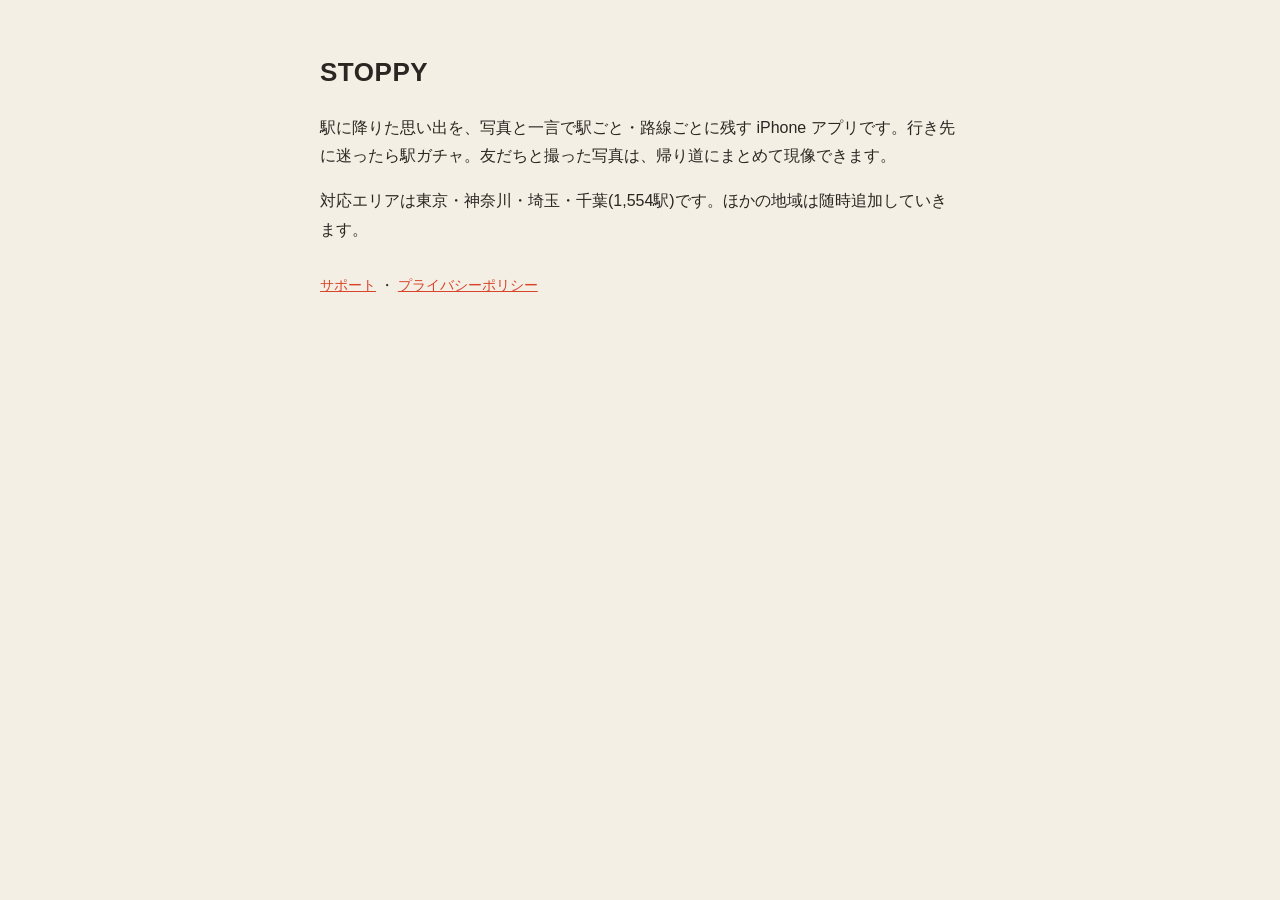
<file: index.html>
<!doctype html>
<html lang="ja"><head><meta charset="utf-8"><meta name="viewport" content="width=device-width,initial-scale=1">
<title>Stoppy</title><link rel="stylesheet" href="style.css"></head>
<body><main>
<h1>STOPPY</h1>
<p>駅に降りた思い出を、写真と一言で駅ごと・路線ごとに残す iPhone アプリです。行き先に迷ったら駅ガチャ。友だちと撮った写真は、帰り道にまとめて現像できます。</p>
<p>対応エリアは東京・神奈川・埼玉・千葉(1,554駅)です。ほかの地域は随時追加していきます。</p>
<nav><a href="support.html">サポート</a> ・ <a href="privacy.html">プライバシーポリシー</a></nav>
</main></body></html>
</file>
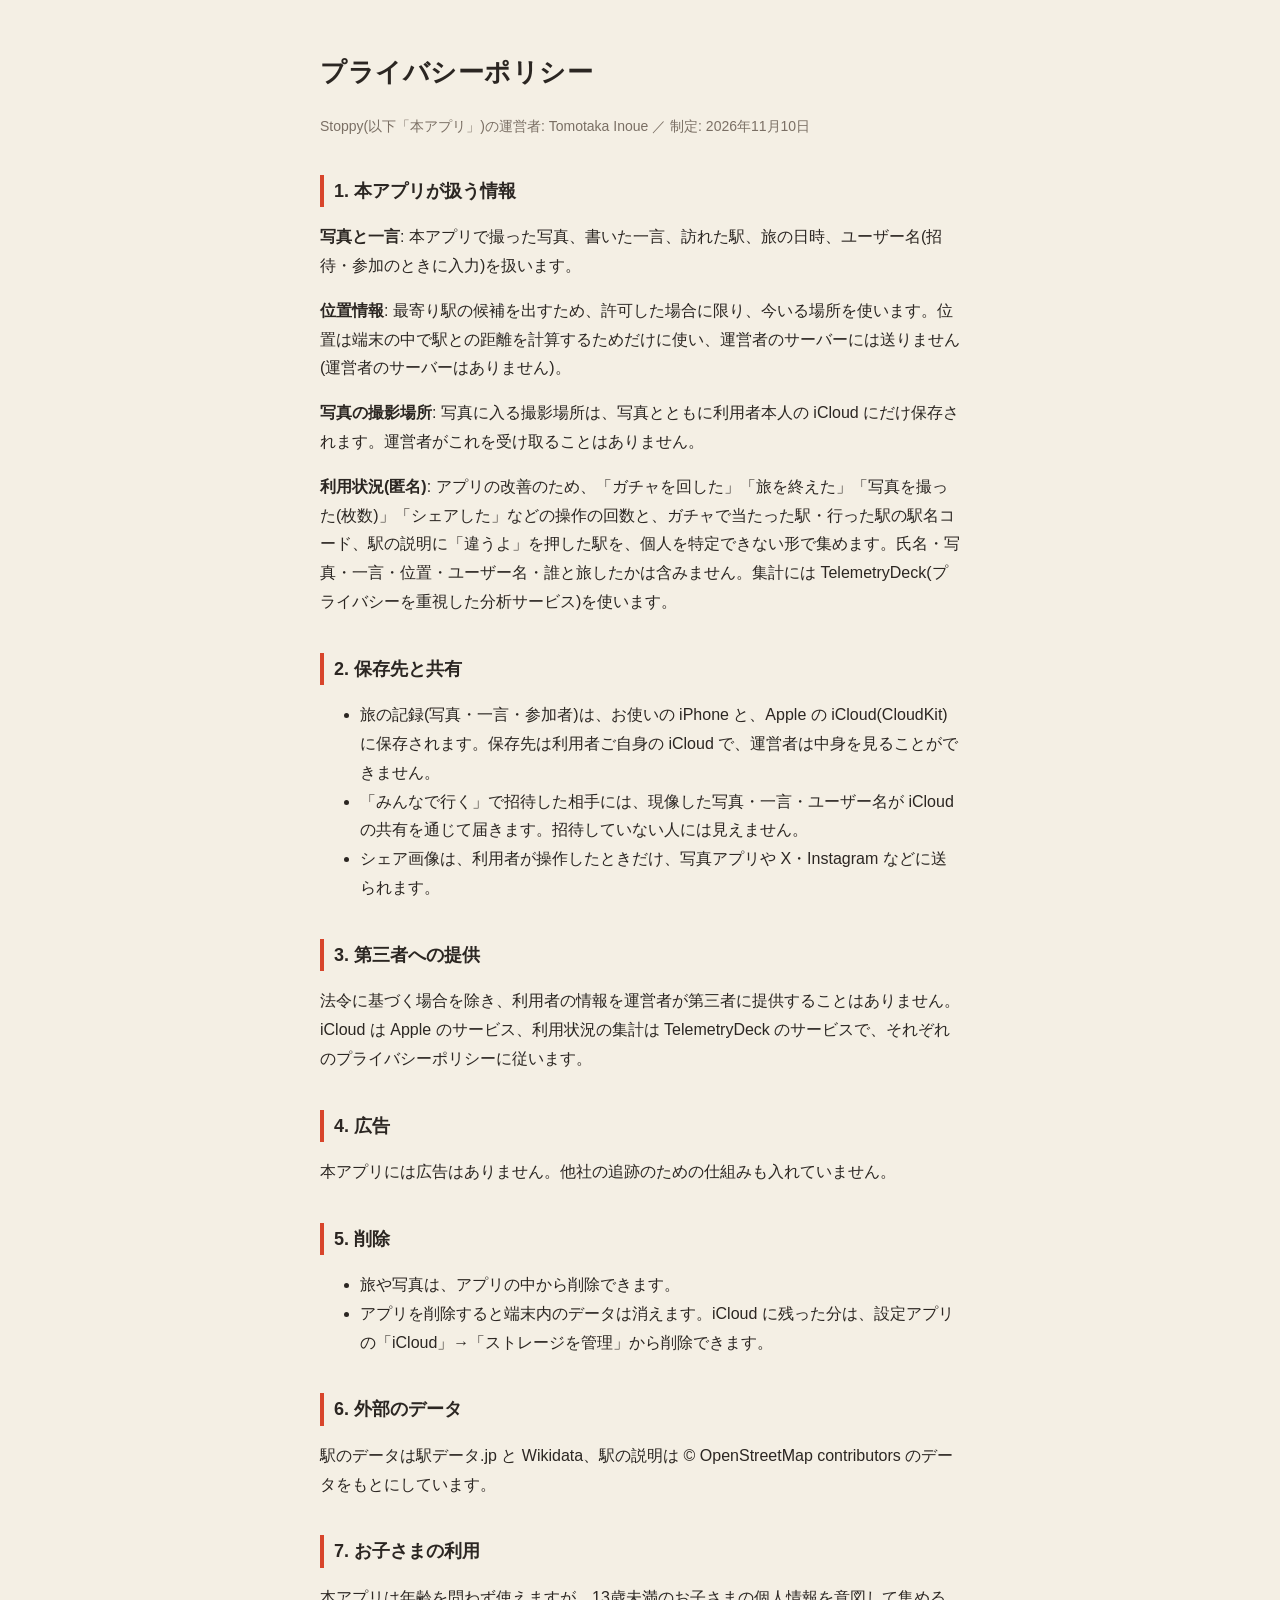
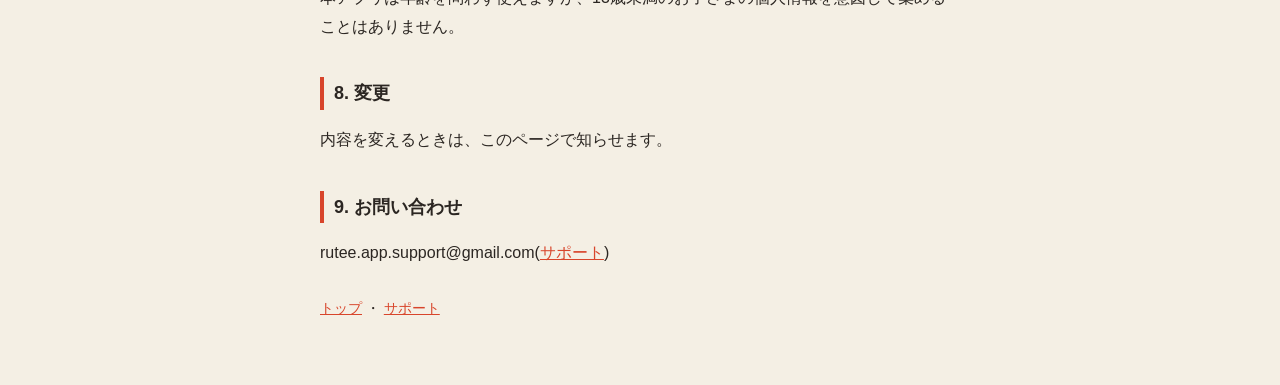
<file: privacy.html>
<!doctype html>
<html lang="ja"><head><meta charset="utf-8"><meta name="viewport" content="width=device-width,initial-scale=1">
<title>Stoppy プライバシーポリシー</title><link rel="stylesheet" href="style.css"></head>
<body><main>
<h1>プライバシーポリシー</h1>
<p class="sub">Stoppy(以下「本アプリ」)の運営者: Tomotaka Inoue ／ 制定: 2026年11月10日</p>

<h2>1. 本アプリが扱う情報</h2>
<p><b>写真と一言</b>: 本アプリで撮った写真、書いた一言、訪れた駅、旅の日時、ユーザー名(招待・参加のときに入力)を扱います。</p>
<p><b>位置情報</b>: 最寄り駅の候補を出すため、許可した場合に限り、今いる場所を使います。位置は端末の中で駅との距離を計算するためだけに使い、運営者のサーバーには送りません(運営者のサーバーはありません)。</p>
<p><b>写真の撮影場所</b>: 写真に入る撮影場所は、写真とともに利用者本人の iCloud にだけ保存されます。運営者がこれを受け取ることはありません。</p>
<p><b>利用状況(匿名)</b>: アプリの改善のため、「ガチャを回した」「旅を終えた」「写真を撮った(枚数)」「シェアした」などの操作の回数と、ガチャで当たった駅・行った駅の駅名コード、駅の説明に「違うよ」を押した駅を、個人を特定できない形で集めます。氏名・写真・一言・位置・ユーザー名・誰と旅したかは含みません。集計には TelemetryDeck(プライバシーを重視した分析サービス)を使います。</p>

<h2>2. 保存先と共有</h2>
<ul>
<li>旅の記録(写真・一言・参加者)は、お使いの iPhone と、Apple の iCloud(CloudKit)に保存されます。保存先は利用者ご自身の iCloud で、運営者は中身を見ることができません。</li>
<li>「みんなで行く」で招待した相手には、現像した写真・一言・ユーザー名が iCloud の共有を通じて届きます。招待していない人には見えません。</li>
<li>シェア画像は、利用者が操作したときだけ、写真アプリや X・Instagram などに送られます。</li>
</ul>

<h2>3. 第三者への提供</h2>
<p>法令に基づく場合を除き、利用者の情報を運営者が第三者に提供することはありません。iCloud は Apple のサービス、利用状況の集計は TelemetryDeck のサービスで、それぞれのプライバシーポリシーに従います。</p>

<h2>4. 広告</h2>
<p>本アプリには広告はありません。他社の追跡のための仕組みも入れていません。</p>

<h2>5. 削除</h2>
<ul>
<li>旅や写真は、アプリの中から削除できます。</li>
<li>アプリを削除すると端末内のデータは消えます。iCloud に残った分は、設定アプリの「iCloud」→「ストレージを管理」から削除できます。</li>
</ul>

<h2>6. 外部のデータ</h2>
<p>駅のデータは駅データ.jp と Wikidata、駅の説明は © OpenStreetMap contributors のデータをもとにしています。</p>

<h2>7. お子さまの利用</h2>
<p>本アプリは年齢を問わず使えますが、13歳未満のお子さまの個人情報を意図して集めることはありません。</p>

<h2>8. 変更</h2>
<p>内容を変えるときは、このページで知らせます。</p>

<h2>9. お問い合わせ</h2>
<p>rutee.app.support@gmail.com(<a href="support.html">サポート</a>)</p>
<nav><a href="index.html">トップ</a> ・ <a href="support.html">サポート</a></nav>
</main></body></html>
</file>
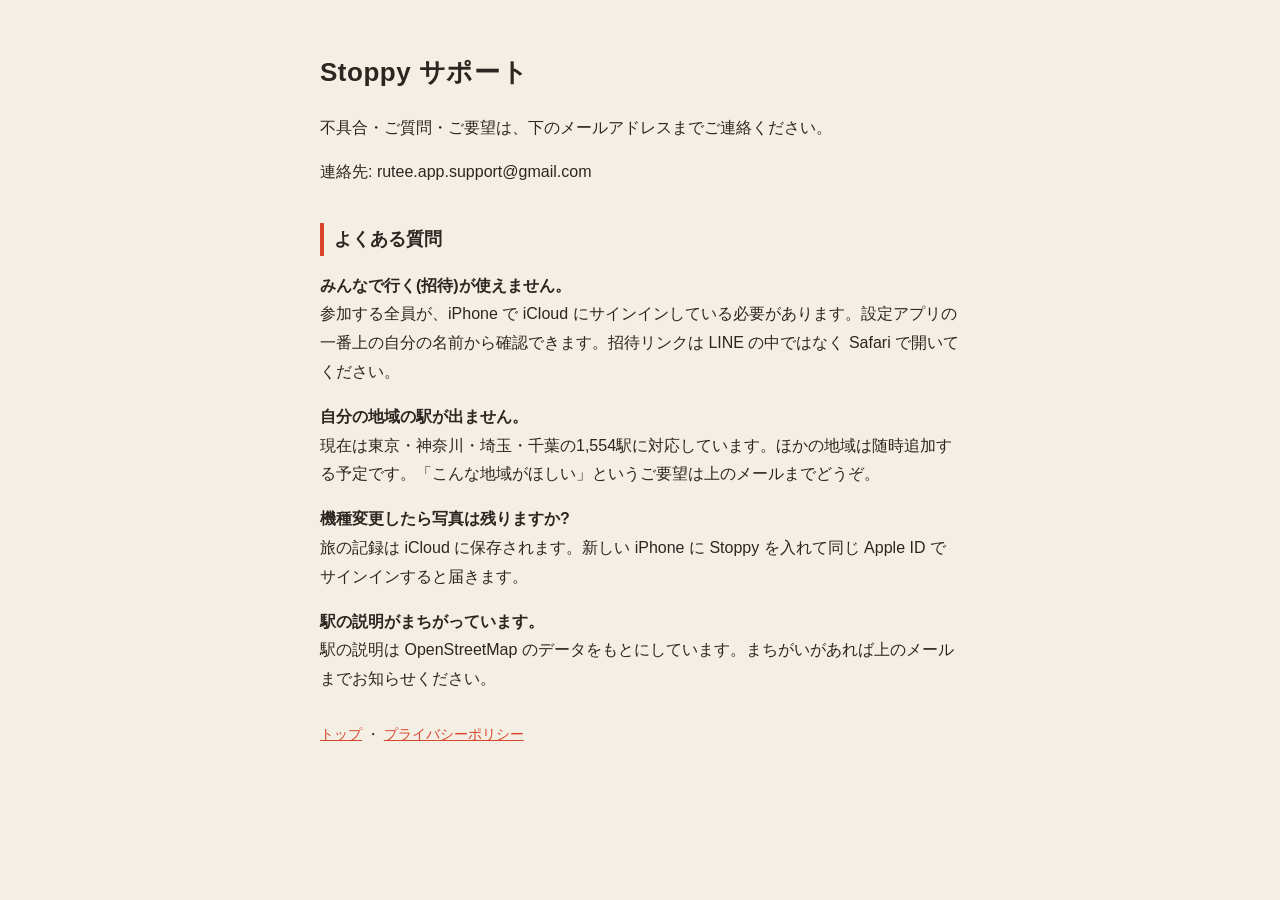
<file: support.html>
<!doctype html>
<html lang="ja"><head><meta charset="utf-8"><meta name="viewport" content="width=device-width,initial-scale=1">
<title>Stoppy サポート</title><link rel="stylesheet" href="style.css"></head>
<body><main>
<h1>Stoppy サポート</h1>
<p>不具合・ご質問・ご要望は、下のメールアドレスまでご連絡ください。</p>
<p>連絡先: rutee.app.support@gmail.com</p>

<h2>よくある質問</h2>
<p><b>みんなで行く(招待)が使えません。</b><br>
参加する全員が、iPhone で iCloud にサインインしている必要があります。設定アプリの一番上の自分の名前から確認できます。招待リンクは LINE の中ではなく Safari で開いてください。</p>
<p><b>自分の地域の駅が出ません。</b><br>
現在は東京・神奈川・埼玉・千葉の1,554駅に対応しています。ほかの地域は随時追加する予定です。「こんな地域がほしい」というご要望は上のメールまでどうぞ。</p>
<p><b>機種変更したら写真は残りますか?</b><br>
旅の記録は iCloud に保存されます。新しい iPhone に Stoppy を入れて同じ Apple ID でサインインすると届きます。</p>
<p><b>駅の説明がまちがっています。</b><br>
駅の説明は OpenStreetMap のデータをもとにしています。まちがいがあれば上のメールまでお知らせください。</p>
<nav><a href="index.html">トップ</a> ・ <a href="privacy.html">プライバシーポリシー</a></nav>
</main></body></html>
</file>
<file: style.css>
:root{--bg:#f4efe4;--ink:#2b2622;--accent:#d8452b;--sub:#7a6f64}
@media (prefers-color-scheme:dark){:root{--bg:#1e1b18;--ink:#eee8dc;--sub:#a99e92}}
body{margin:0;background:var(--bg);color:var(--ink);font:16px/1.8 -apple-system,"Hiragino Sans",sans-serif}
main{max-width:640px;margin:0 auto;padding:32px 16px 64px}
h1{font-size:26px;letter-spacing:.02em}
h2{font-size:18px;margin-top:2em;border-left:4px solid var(--accent);padding-left:10px}
a{color:var(--accent)}
.sub{color:var(--sub);font-size:14px}
nav{margin-top:2em;font-size:14px}
</file>
